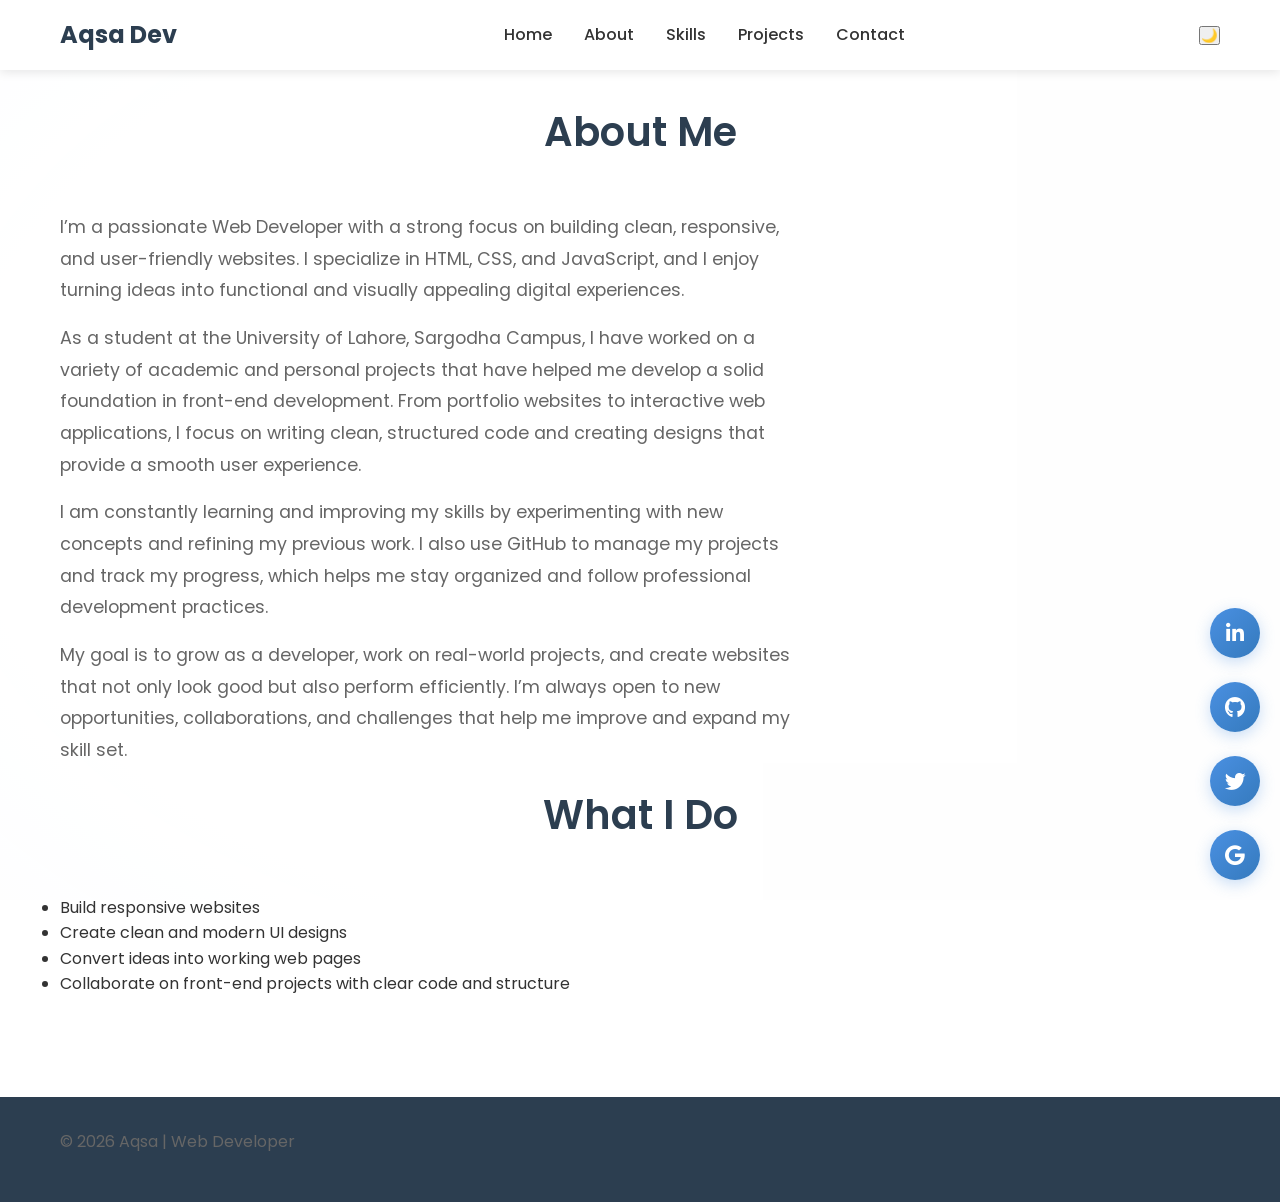
<file: about.html>
<!DOCTYPE html>
<html lang="en">

<head>
    <meta charset="UTF-8">
    <meta name="viewport" content="width=device-width, initial-scale=1.0">
    <title>About - Aqsa Dev</title>
    <link rel="preconnect" href="https://fonts.googleapis.com">
    <link rel="preconnect" href="https://fonts.gstatic.com" crossorigin>
    <link href="https://fonts.googleapis.com/css2?family=Poppins:wght@300;400;500;600;700&display=swap"
        rel="stylesheet">
    <link rel="stylesheet" href="https://cdnjs.cloudflare.com/ajax/libs/font-awesome/6.4.0/css/all.min.css">
    <link rel="stylesheet" href="style.css">
</head>

<body>
    <!-- Full-Page Animated Background -->
    <div class="page-background">
        <canvas id="pageBackgroundCanvas"></canvas>
        <div class="page-background-overlay"></div>
    </div>

    <!-- Floating Social Bar -->
    <div class="floating-social-bar">
        <a href="https://linkedin.com/in/yourusername" target="_blank" rel="noopener noreferrer" aria-label="LinkedIn"
            class="social-icon-link">
            <i class="fab fa-linkedin-in"></i>
        </a>
        <a href="https://github.com/yourusername" target="_blank" rel="noopener noreferrer" aria-label="GitHub"
            class="social-icon-link">
            <i class="fab fa-github"></i>
        </a>
        <a href="https://twitter.com/yourusername" target="_blank" rel="noopener noreferrer" aria-label="Twitter"
            class="social-icon-link">
            <i class="fab fa-twitter"></i>
        </a>
        <a href="https://mail.google.com/mail/?view=cm&fs=1&to=aqsaallahyar833@gmail.com&su=Hello%20Aqsa&body=Hi%20Aqsa%2C%0A%0AI%20found%20you%20on%20your%20portfolio..."
            target="_blank" rel="noopener noreferrer" aria-label="Gmail" class="social-icon-link">
            <i class="fab fa-google"></i>
        </a>
    </div>

    <!-- Navbar -->
    <nav id="navbar">
        <div class="nav-container">
            <div class="logo">Aqsa Dev</div>
            <ul class="nav-links">
                <li><a href="index.html">Home</a></li>
                <li><a href="about.html">About</a></li>
                <li><a href="skills.html">Skills</a></li>
                <li><a href="projects.html">Projects</a></li>
                <li><a href="contact.html">Contact</a></li>
            </ul>
            <button id="darkModeToggle" class="dark-mode-btn">🌙</button>
        </div>
    </nav>

    <!-- About Section -->
    <section id="about" class="about">
        <div class="container">
            <h2>About Me</h2>
            <div class="about-content">
                <div class="about-text">
                    <p>I’m a passionate Web Developer with a strong focus on building clean, responsive, and
                        user-friendly websites.
                        I specialize in HTML, CSS, and JavaScript, and I enjoy turning ideas into functional and
                        visually appealing digital experiences.</p>
                    <p>As a student at the University of Lahore, Sargodha Campus, I have worked on a variety of academic
                        and personal projects that
                        have helped me develop a solid foundation in front-end development. From portfolio websites to
                        interactive web applications,
                        I focus on writing clean, structured code and creating designs that provide a smooth user
                        experience.</p>
                    <p>I am constantly learning and improving my skills by experimenting with new concepts and refining
                        my previous work.
                        I also use GitHub to manage my projects and track my progress, which helps me stay organized and
                        follow professional development practices.</p>
                    <p>My goal is to grow as a developer, work on real-world projects, and create websites that not only
                        look good but also perform efficiently.
                        I’m always open to new opportunities, collaborations, and challenges that help me improve and
                        expand my skill set.</p>
                </div>
            </div>

            <h2>What I Do</h2>
            <div class="what-i-do">
                <ul>
                    <li>Build responsive websites</li>
                    <li>Create clean and modern UI designs</li>
                    <li>Convert ideas into working web pages</li>
                    <li>Collaborate on front-end projects with clear code and structure</li>
                </ul>
            </div>
        </div>

    </section>

    <!-- Footer -->
    <footer class="footer">
        <div class="container">
            <p>&copy; 2026 Aqsa | Web Developer</p>
        </div>
    </footer>

    <script src="script.js"></script>
</body>

</html>
</file>
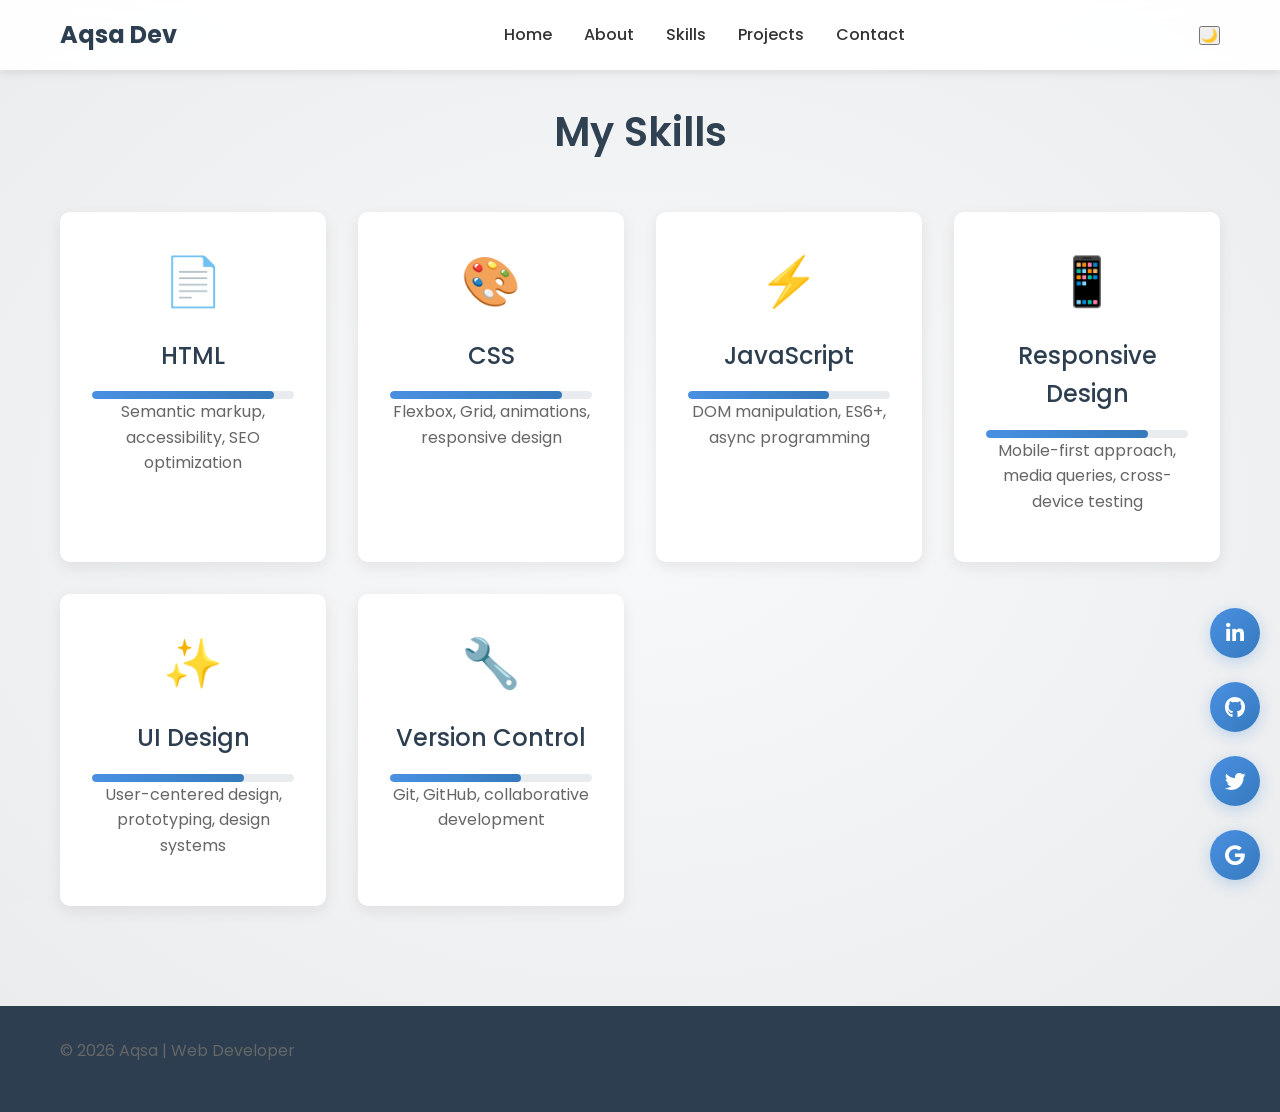
<file: skills.html>
<!DOCTYPE html>
<html lang="en">

<head>
    <meta charset="UTF-8">
    <meta name="viewport" content="width=device-width, initial-scale=1.0">
    <title>Skills - Aqsa Dev</title>
    <link rel="preconnect" href="https://fonts.googleapis.com">
    <link rel="preconnect" href="https://fonts.gstatic.com" crossorigin>
    <link href="https://fonts.googleapis.com/css2?family=Poppins:wght@300;400;500;600;700&display=swap"
        rel="stylesheet">
    <link rel="stylesheet" href="https://cdnjs.cloudflare.com/ajax/libs/font-awesome/6.4.0/css/all.min.css">
    <link rel="stylesheet" href="style.css">
</head>

<body>
    <!-- Full-Page Animated Background -->
    <div class="page-background">
        <canvas id="pageBackgroundCanvas"></canvas>
        <div class="page-background-overlay"></div>
    </div>

    <!-- Floating Social Bar -->
    <div class="floating-social-bar">
        <a href="https://linkedin.com/in/yourusername" target="_blank" rel="noopener noreferrer" aria-label="LinkedIn"
            class="social-icon-link">
            <i class="fab fa-linkedin-in"></i>
        </a>
        <a href="https://github.com/yourusername" target="_blank" rel="noopener noreferrer" aria-label="GitHub"
            class="social-icon-link">
            <i class="fab fa-github"></i>
        </a>
        <a href="https://twitter.com/yourusername" target="_blank" rel="noopener noreferrer" aria-label="Twitter"
            class="social-icon-link">
            <i class="fab fa-twitter"></i>
        </a>
        <a href="https://mail.google.com/mail/?view=cm&fs=1&to=aqsaallahyar833@gmail.com&su=Hello%20Aqsa&body=Hi%20Aqsa%2C%0A%0AI%20found%20you%20on%20your%20portfolio..."
            target="_blank" rel="noopener noreferrer" aria-label="Gmail" class="social-icon-link">
            <i class="fab fa-google"></i>
        </a>
    </div>

    <!-- Navbar -->
    <nav id="navbar">
        <div class="nav-container">
            <div class="logo">Aqsa Dev</div>
            <ul class="nav-links">
                <li><a href="index.html">Home</a></li>
                <li><a href="about.html">About</a></li>
                <li><a href="skills.html">Skills</a></li>
                <li><a href="projects.html">Projects</a></li>
                <li><a href="contact.html">Contact</a></li>
            </ul>
            <button id="darkModeToggle" class="dark-mode-btn">🌙</button>
        </div>
    </nav>

    <!-- Skills Section -->
    <section id="skills" class="skills">
        <!-- Animated Background -->
        <div class="section-background">
            <canvas id="skillsCanvas"></canvas>
        </div>
        <div class="section-overlay"></div>

        <div class="container">
            <h2>My Skills</h2>
            <div class="skills-grid">
                <div class="skill-card">
                    <div class="skill-icon">📄</div>
                    <h3>HTML</h3>
                    <div class="progress-bar">
                        <div class="progress" style="width: 90%"></div>
                    </div>
                    <p class="skill-description">Semantic markup, accessibility, SEO optimization</p>
                </div>
                <div class="skill-card">
                    <div class="skill-icon">🎨</div>
                    <h3>CSS</h3>
                    <div class="progress-bar">
                        <div class="progress" style="width: 85%"></div>
                    </div>
                    <p class="skill-description">Flexbox, Grid, animations, responsive design</p>
                </div>
                <div class="skill-card">
                    <div class="skill-icon">⚡</div>
                    <h3>JavaScript</h3>
                    <div class="progress-bar">
                        <div class="progress" style="width: 70%"></div>
                    </div>
                    <p class="skill-description">DOM manipulation, ES6+, async programming</p>
                </div>
                <div class="skill-card">
                    <div class="skill-icon">📱</div>
                    <h3>Responsive Design</h3>
                    <div class="progress-bar">
                        <div class="progress" style="width: 80%"></div>
                    </div>
                    <p class="skill-description">Mobile-first approach, media queries, cross-device testing</p>
                </div>
                <div class="skill-card">
                    <div class="skill-icon">✨</div>
                    <h3>UI Design</h3>
                    <div class="progress-bar">
                        <div class="progress" style="width: 75%"></div>
                    </div>
                    <p class="skill-description">User-centered design, prototyping, design systems</p>
                </div>
                <div class="skill-card">
                    <div class="skill-icon">🔧</div>
                    <h3>Version Control</h3>
                    <div class="progress-bar">
                        <div class="progress" style="width: 65%"></div>
                    </div>
                    <p class="skill-description">Git, GitHub, collaborative development</p>
                </div>
            </div>
        </div>
    </section>

    <!-- Footer -->
    <footer class="footer">
        <div class="container">
            <p>&copy; 2026 Aqsa | Web Developer</p>
        </div>
    </footer>

    <script src="script.js"></script>
</body>

</html>
</file>
<file: style.css>
/* Reset and Base Styles */
* {
    margin: 0;
    padding: 0;
    box-sizing: border-box;
}

body {
    font-family: 'Poppins', sans-serif;
    line-height: 1.6;
    color: #333;
    background-color: #f8f9fa;
    overflow-x: hidden;
    position: relative;
}

html {
    scroll-behavior: smooth;
}

/* Full-Page Animated Background */
.page-background {
    position: fixed;
    top: 0;
    left: 0;
    width: 100%;
    height: 100%;
    z-index: 0;
    pointer-events: none;
}

#pageBackgroundCanvas {
    display: block;
    width: 100%;
    height: 100%;
}

.page-background-overlay {
    position: absolute;
    top: 0;
    left: 0;
    width: 100%;
    height: 100%;
    background: radial-gradient(ellipse at center, rgba(255, 255, 255, 0.08) 0%, rgba(0, 0, 0, 0.05) 100%);
    pointer-events: none;
}

.container {
    max-width: 1200px;
    margin: 0 auto;
    padding: 0 20px;
}

/* Typography */
h1,
h2,
h3 {
    margin-bottom: 1rem;
}

h1 {
    font-size: 3.5rem;
    font-weight: 700;
    color: #2c3e50;
}

h2 {
    font-size: 2.5rem;
    font-weight: 600;
    color: #2c3e50;
    text-align: center;
    margin-bottom: 3rem;
}

h3 {
    font-size: 1.5rem;
    font-weight: 500;
}

p {
    margin-bottom: 1rem;
    color: #666;
}

/* Buttons */
.btn {
    display: inline-block;
    padding: 12px 30px;
    border: none;
    border-radius: 5px;
    text-decoration: none;
    font-weight: 500;
    transition: all 0.3s ease;
    cursor: pointer;
    font-size: 1rem;
}

.btn-primary {
    background-color: #4a90e2;
    color: white;
}

.btn-primary:hover {
    background-color: #357abd;
    transform: translateY(-2px);
    box-shadow: 0 5px 15px rgba(74, 144, 226, 0.3);
}

.btn-secondary {
    background-color: transparent;
    color: #4a90e2;
    border: 2px solid #4a90e2;
}

.btn-secondary:hover {
    background-color: #4a90e2;
    color: white;
    transform: translateY(-2px);
}

.btn-small {
    padding: 8px 20px;
    font-size: 0.9rem;
}

.btn-outline {
    background-color: transparent;
    color: #4a90e2;
    border: 2px solid #4a90e2;
}

.btn-outline:hover {
    background-color: #4a90e2;
    color: white;
}

/* Navbar */
#navbar {
    position: fixed;
    top: 0;
    width: 100%;
    background-color: rgba(255, 255, 255, 0.95);
    backdrop-filter: blur(10px);
    z-index: 1000;
    transition: all 0.3s ease;
    box-shadow: 0 2px 10px rgba(0, 0, 0, 0.1);
}

.nav-container {
    max-width: 1200px;
    margin: 0 auto;
    padding: 0 20px;
    display: flex;
    justify-content: space-between;
    align-items: center;
    height: 70px;
}

.logo {
    font-size: 1.5rem;
    font-weight: 700;
    color: #2c3e50;
}

.nav-links {
    display: flex;
    list-style: none;
}

.nav-links li {
    margin-left: 2rem;
}

.nav-links a {
    text-decoration: none;
    color: #333;
    font-weight: 500;
    transition: color 0.3s ease;
    position: relative;
}

.nav-links a:hover,
.nav-links a.active {
    color: #4a90e2;
}

.nav-links a::after {
    content: '';
    position: absolute;
    width: 0;
    height: 2px;
    bottom: -5px;
    left: 0;
    background-color: #4a90e2;
    transition: width 0.3s ease;
}

.nav-links a:hover::after,
.nav-links a.active::after {
    width: 100%;
}

/* Hero Section */
.hero {
    height: 100vh;
    display: flex;
    align-items: center;
    background: linear-gradient(135deg, rgba(245, 247, 250, 0.7) 0%, rgba(195, 207, 226, 0.7) 100%);
    padding-top: 70px;
    position: relative;
    overflow: hidden;
    z-index: 1;
}

.hero-container {
    max-width: 800px;
    margin: 0 auto;
    text-align: center;
    padding: 0 20px;
}

/* Hero Background Animation */
.hero-background {
    position: absolute;
    top: 0;
    left: 0;
    width: 100%;
    height: 100%;
    z-index: 1;
    opacity: 0.6;
}

#heroCanvas {
    display: block;
    width: 100%;
    height: 100%;
}

.hero-overlay {
    position: absolute;
    top: 0;
    left: 0;
    width: 100%;
    height: 100%;
    background: radial-gradient(ellipse at center, rgba(255, 255, 255, 0.1) 0%, rgba(0, 0, 0, 0.1) 100%);
    z-index: 2;
    pointer-events: none;
}

.hero-container {
    position: relative;
    z-index: 3;
}

.hero h1 {
    margin-bottom: 0.5rem;
    animation: fadeInUp 1s ease-out;
}

.hero h2 {
    color: #4a90e2;
    margin-bottom: 1.5rem;
    animation: fadeInUp 1s ease-out 0.2s both;
}

.hero p {
    font-size: 1.2rem;
    margin-bottom: 2rem;
    animation: fadeInUp 1s ease-out 0.4s both;
}

.hero-buttons {
    animation: fadeInUp 1s ease-out 0.6s both;
}

/* About Section */
.about {
    padding: 100px 0;
    background-color: rgba(255, 255, 255, 0.95);
    position: relative;
    z-index: 1;
}

.about-content {
    display: grid;
    grid-template-columns: 2fr 1fr;
    gap: 4rem;
    align-items: center;
}

.about-text p {
    font-size: 1.1rem;
    line-height: 1.8;
}

.profile-placeholder {
    width: 200px;
    height: 200px;
    background-color: #f8f9fa;
    border-radius: 50%;
    display: flex;
    align-items: center;
    justify-content: center;
    font-size: 4rem;
    margin: 0 auto;
    box-shadow: 0 10px 30px rgba(0, 0, 0, 0.1);
}

/* Skills Section */
.skills {
    padding: 100px 0;
    background-color: rgba(248, 249, 250, 0.95);
    position: relative;
    overflow: hidden;
    z-index: 1;
}

.skills-grid {
    display: grid;
    grid-template-columns: repeat(auto-fit, minmax(250px, 1fr));
    gap: 2rem;
    position: relative;
    z-index: 3;
}

/* Section Background Animation */
.section-background {
    position: absolute;
    top: 0;
    left: 0;
    width: 100%;
    height: 100%;
    z-index: 1;
    opacity: 0.4;
}

#skillsCanvas {
    display: block;
    width: 100%;
    height: 100%;
}

.section-overlay {
    position: absolute;
    top: 0;
    left: 0;
    width: 100%;
    height: 100%;
    background: radial-gradient(ellipse at center, rgba(255, 255, 255, 0.05) 0%, rgba(0, 0, 0, 0.05) 100%);
    z-index: 2;
    pointer-events: none;
}

.skill-card {
    background-color: white;
    padding: 2rem;
    border-radius: 10px;
    text-align: center;
    box-shadow: 0 5px 15px rgba(0, 0, 0, 0.08);
    transition: transform 0.3s ease, box-shadow 0.3s ease;
}

.skill-card:hover {
    transform: translateY(-5px);
    box-shadow: 0 10px 30px rgba(0, 0, 0, 0.15);
}

.skill-icon {
    font-size: 3rem;
    margin-bottom: 1rem;
}

.skill-card h3 {
    margin-bottom: 1rem;
    color: #2c3e50;
}

.progress-bar {
    width: 100%;
    height: 8px;
    background-color: #e9ecef;
    border-radius: 4px;
    overflow: hidden;
}

.progress {
    height: 100%;
    background: linear-gradient(90deg, #4a90e2, #357abd);
    border-radius: 4px;
    transition: width 1s ease;
}

/* Projects Section */
.projects {
    padding: 100px 0;
    background-color: rgba(255, 255, 255, 0.95);
    position: relative;
    overflow: hidden;
    z-index: 1;
}

.projects-grid {
    display: grid;
    grid-template-columns: repeat(auto-fit, minmax(350px, 1fr));
    gap: 2rem;
    position: relative;
    z-index: 3;
}

/* Gradient Animation for Projects */
.gradient-animation {
    position: absolute;
    width: 200%;
    height: 200%;
    background: linear-gradient(45deg,
            rgba(74, 144, 226, 0.1) 0%,
            rgba(168, 85, 247, 0.1) 25%,
            rgba(74, 144, 226, 0.1) 50%,
            rgba(168, 85, 247, 0.1) 75%,
            rgba(74, 144, 226, 0.1) 100%);
    background-size: 100% 100%;
    animation: gradientShift 15s ease infinite;
}

@keyframes gradientShift {
    0% {
        transform: translateX(0) translateY(0);
    }

    25% {
        transform: translateX(-50%) translateY(-50%);
    }

    50% {
        transform: translateX(-100%) translateY(-100%);
    }

    75% {
        transform: translateX(-50%) translateY(-50%);
    }

    100% {
        transform: translateX(0) translateY(0);
    }
}

.project-card {
    background-color: white;
    border-radius: 10px;
    overflow: hidden;
    box-shadow: 0 5px 15px rgba(0, 0, 0, 0.08);
    transition: transform 0.3s ease, box-shadow 0.3s ease;
}

.project-card:hover {
    transform: translateY(-5px);
    box-shadow: 0 10px 30px rgba(0, 0, 0, 0.15);
}

.project-image img {
    width: 100%;
    height: 200px;
    object-fit: cover;
}

.project-content {
    padding: 2rem;
}

.project-content h3 {
    margin-bottom: 1rem;
    color: #2c3e50;
}

.project-content p {
    margin-bottom: 1.5rem;
    color: #666;
}

.project-links {
    display: flex;
    gap: 1rem;
}

/* Contact Section */
.contact {
    padding: 100px 0;
    background-color: rgba(248, 249, 250, 0.95);
    position: relative;
    z-index: 1;
}

.contact-content {
    display: grid;
    grid-template-columns: 1fr 1fr;
    gap: 4rem;
    align-items: start;
}

.contact-info p {
    font-size: 1.1rem;
    margin-bottom: 2rem;
}

.contact-details p {
    margin-bottom: 0.5rem;
    color: #2c3e50;
}

.contact-form {
    background-color: white;
    padding: 2rem;
    border-radius: 10px;
    box-shadow: 0 5px 15px rgba(0, 0, 0, 0.08);
}

.form-group {
    margin-bottom: 1.5rem;
}

input,
textarea {
    width: 100%;
    padding: 12px;
    border: 2px solid #e9ecef;
    border-radius: 5px;
    font-family: 'Poppins', sans-serif;
    font-size: 1rem;
    transition: border-color 0.3s ease;
}

input:focus,
textarea:focus {
    outline: none;
    border-color: #4a90e2;
}

textarea {
    resize: vertical;
    min-height: 120px;
}

.form-message {
    padding: 1rem;
    margin-bottom: 1.5rem;
    border-radius: 5px;
    display: none;
    font-weight: 500;
    animation: slideIn 0.3s ease;
}

.form-message.success {
    background-color: #d4edda;
    color: #155724;
    border: 2px solid #28a745;
}

.form-message.error {
    background-color: #f8d7da;
    color: #721c24;
    border: 2px solid #f5c6cb;
}

@keyframes slideIn {
    from {
        opacity: 0;
        transform: translateY(-10px);
    }

    to {
        opacity: 1;
        transform: translateY(0);
    }
}

/* Footer */
.footer {
    background-color: #2c3e50;
    color: white;
    padding: 2rem 0;
    text-align: center;
}

.footer .container {
    display: flex;
    justify-content: space-between;
    align-items: center;
    flex-wrap: wrap;
}

.social-links {
    display: flex;
    gap: 1.5rem;
}

/* Social Icon Link - Floating Bar */
.social-icon-link {
    width: 50px !important;
    height: 50px !important;
    font-size: 1.3rem !important;
}

.social-icon-link i {
    display: flex;
    align-items: center;
    justify-content: center;
}

.social-link-footer {
    display: inline-flex;
    align-items: center;
    justify-content: center;
    width: 45px;
    height: 45px;
    background: linear-gradient(135deg, #4a90e2, #357abd);
    border-radius: 50%;
    color: white;
    font-size: 1.5rem;
    text-decoration: none;
    transition: all 0.3s ease;
    box-shadow: 0 4px 15px rgba(74, 144, 226, 0.2);
}

.social-link-footer:hover {
    transform: scale(1.15) translateY(-3px);
    box-shadow: 0 6px 20px rgba(74, 144, 226, 0.4);
}

/* Social Links Section in Contact */
.social-links-section {
    margin-top: 3rem;
    padding-top: 2rem;
    border-top: 2px solid #e9ecef;
}

.social-links-section h3 {
    margin-bottom: 1.5rem;
    color: #2c3e50;
    font-size: 1.3rem;
}

.social-links-large {
    display: flex;
    gap: 1.5rem;
    flex-wrap: wrap;
}

.social-link {
    display: inline-flex;
    align-items: center;
    justify-content: center;
    gap: 0.8rem;
    padding: 12px 24px;
    border-radius: 50px;
    text-decoration: none;
    font-weight: 500;
    transition: all 0.3s ease;
    cursor: pointer;
    border: 2px solid transparent;
    background-color: #f8f9fa;
    color: #2c3e50;
    box-shadow: 0 4px 15px rgba(0, 0, 0, 0.08);
}

.social-link i {
    font-size: 1.5rem;
    display: inline-block;
}

.social-link .social-text {
    font-size: 0.95rem;
}

/* LinkedIn Style */
.social-link.linkedin {
    border-color: #0A66C2;
    background-color: #0A66C2;
    color: white;
}

.social-link.linkedin:hover {
    transform: scale(1.05) translateY(-4px);
    box-shadow: 0 8px 25px rgba(10, 102, 194, 0.35);
    background-color: #095399;
}

/* GitHub Style */
.social-link.github {
    border-color: #333;
    background-color: #333;
    color: white;
}

.social-link.github:hover {
    transform: scale(1.05) translateY(-4px);
    box-shadow: 0 8px 25px rgba(51, 51, 51, 0.35);
    background-color: #1a1a1a;
}

/* Twitter Style */
.social-link.twitter {
    border-color: #1DA1F2;
    background-color: #1DA1F2;
    color: white;
}

.social-link.twitter:hover {
    transform: scale(1.05) translateY(-4px);
    box-shadow: 0 8px 25px rgba(29, 161, 242, 0.35);
    background-color: #1a91da;
}

/* Gmail Style */
.social-link.gmail {
    border-color: #DB4437;
    background-color: #DB4437;
    color: white;
}

.social-link.gmail:hover {
    transform: scale(1.05) translateY(-4px);
    box-shadow: 0 8px 25px rgba(219, 68, 55, 0.35);
    background-color: #c23321;
}

/* Footer Social Links */
@keyframes fadeInUp {
    from {
        opacity: 0;
        transform: translateY(30px);
    }

    to {
        opacity: 1;
        transform: translateY(0);
    }
}

.fade-in {
    opacity: 0;
    transform: translateY(30px);
    transition: opacity 0.6s ease, transform 0.6s ease;
}

.fade-in.animate {
    opacity: 1;
    transform: translateY(0);
}

/* Floating Social Bar */
.floating-social-bar {
    position: fixed;
    right: 20px;
    bottom: 20px;
    top: auto;
    transform: none;
    z-index: 999;
    display: flex;
    flex-direction: column;
    gap: 1.5rem;
}

.floating-social-bar a {
    width: 50px;
    height: 50px;
    background: linear-gradient(135deg, #4a90e2, #357abd);
    border-radius: 50%;
    display: flex;
    align-items: center;
    justify-content: center;
    font-size: 1.5rem;
    color: white;
    text-decoration: none;
    transition: all 0.3s ease;
    box-shadow: 0 4px 15px rgba(74, 144, 226, 0.3);
    position: relative;
}

.floating-social-bar a:hover {
    transform: scale(1.2) translateX(10px);
    box-shadow: 0 0 20px rgba(74, 144, 226, 0.6),
        0 0 30px rgba(74, 144, 226, 0.3);
}

/* Neon Glow Effect */
.floating-social-bar a::before {
    content: '';
    position: absolute;
    top: 50%;
    left: 50%;
    transform: translate(-50%, -50%);
    width: 100%;
    height: 100%;
    background: radial-gradient(circle, rgba(74, 144, 226, 0.3), transparent);
    border-radius: 50%;
    opacity: 0;
    transition: opacity 0.3s ease;
    z-index: -1;
}

.floating-social-bar a:hover::before {
    animation: neonGlow 0.6s ease-out forwards;
}

/* Tooltip Styling */
.tooltip {
    position: absolute;
    bottom: 100%;
    left: 50%;
    transform: translateX(-50%) translateY(-10px);
    background-color: #2c3e50;
    color: white;
    padding: 8px 12px;
    border-radius: 5px;
    font-size: 0.9rem;
    white-space: nowrap;
    margin-bottom: 5px;
    opacity: 0;
    transition: opacity 0.3s ease;
    pointer-events: none;
    z-index: 1001;
}

.tooltip.show {
    opacity: 1;
}

.tooltip::after {
    content: '';
    position: absolute;
    top: 100%;
    left: 50%;
    transform: translateX(-50%);
    border: 5px solid transparent;
    border-top-color: #2c3e50;
}

/* Animation Keyframes */
@keyframes floatIn {
    from {
        opacity: 0;
        transform: translateY(20px);
    }

    to {
        opacity: 1;
        transform: translateY(0);
    }
}

@keyframes neonGlow {
    0% {
        opacity: 0;
        transform: translate(-50%, -50%) scale(1);
    }

    50% {
        opacity: 0.6;
    }

    100% {
        opacity: 0;
        transform: translate(-50%, -50%) scale(1.5);
    }
}

@keyframes iconPulse {

    0%,
    100% {
        transform: scale(1);
        filter: drop-shadow(0 0 5px rgba(74, 144, 226, 0));
    }

    50% {
        transform: scale(1.1);
        filter: drop-shadow(0 0 10px rgba(74, 144, 226, 0.6));
    }
}

@keyframes slideInLeft {
    from {
        opacity: 0;
        transform: translateX(-50px);
    }

    to {
        opacity: 1;
        transform: translateX(0);
    }
}

@keyframes slideInRight {
    from {
        opacity: 0;
        transform: translateX(50px);
    }

    to {
        opacity: 1;
        transform: translateX(0);
    }
}

@keyframes shimmer {
    0% {
        background-position: -1000px 0;
    }

    100% {
        background-position: 1000px 0;
    }
}

/* Dark Mode Styles */
body.dark-mode {
    background-color: #1a1a1a;
    color: #e0e0e0;
}

body.dark-mode #navbar {
    background-color: rgba(30, 30, 30, 0.95);
}

body.dark-mode .nav-links a {
    color: #e0e0e0;
}

body.dark-mode h1,
body.dark-mode h2,
body.dark-mode h3 {
    color: #ffffff;
}

body.dark-mode p {
    color: #b0b0b0;
}

body.dark-mode .about,
body.dark-mode .projects,
body.dark-mode .contact {
    background-color: rgba(37, 37, 37, 0.95);
}

body.dark-mode .about,
body.dark-mode .projects {
    background-color: rgba(26, 26, 26, 0.95);
}

body.dark-mode .skills {
    background-color: rgba(37, 37, 37, 0.95);
}

body.dark-mode .skill-card,
body.dark-mode .project-card,
body.dark-mode .contact-form {
    background-color: #2a2a2a;
    color: #e0e0e0;
}

body.dark-mode .skill-card h3,
body.dark-mode .project-card h3 {
    color: #ffffff;
}

body.dark-mode input,
body.dark-mode textarea {
    background-color: #3a3a3a;
    color: #e0e0e0;
    border-color: #4a4a4a;
}

body.dark-mode input:focus,
body.dark-mode textarea:focus {
    border-color: #4a90e2;
}

body.dark-mode .form-message.success {
    background-color: rgba(40, 167, 69, 0.2);
    color: #90ee90;
    border-color: #28a745;
}

body.dark-mode .form-message.error {
    background-color: rgba(220, 53, 69, 0.2);
    color: #ff6b6b;
    border-color: #dc3545;
}

body.dark-mode .progress-bar {
    background-color: #4a4a4a;
}

body.dark-mode .footer {
    background-color: #1a1a1a;
    border-top: 1px solid #3a3a3a;
}

body.dark-mode .tooltip {
    background-color: #e0e0e0;
    color: #1a1a1a;
}

body.dark-mode .tooltip::after {
    border-top-color: #e0e0e0;
}

body.dark-mode .floating-social-bar a {
    box-shadow: 0 4px 15px rgba(74, 144, 226, 0.5);
}

/* Dark Mode for Social Links */
body.dark-mode .social-links-section {
    border-top-color: #4a4a4a;
}

body.dark-mode .social-links-section h3 {
    color: #ffffff;
}

body.dark-mode .social-link {
    background-color: #3a3a3a;
    color: #ffffff;
}

body.dark-mode .social-link.linkedin {
    background-color: #0A66C2;
    border-color: #0A66C2;
}

body.dark-mode .social-link.github {
    background-color: #2d2d2d;
    border-color: #555;
}

body.dark-mode .social-link.twitter {
    background-color: #1DA1F2;
    border-color: #1DA1F2;
}

body.dark-mode .social-link-footer {
    box-shadow: 0 4px 15px rgba(74, 144, 226, 0.3);
}

body.dark-mode .social-link-footer:hover {
    box-shadow: 0 6px 20px rgba(74, 144, 226, 0.5);
}

/* Dark Mode - Animated Backgrounds */
body.dark-mode .hero {
    background: linear-gradient(135deg, rgba(26, 26, 46, 0.9) 0%, rgba(22, 33, 62, 0.9) 100%);
}

body.dark-mode .skills {
    background-color: rgba(26, 26, 26, 0.95);
}

body.dark-mode .projects {
    background-color: rgba(15, 15, 15, 0.95);
}

body.dark-mode .gradient-animation {
    background: linear-gradient(45deg,
            rgba(168, 85, 247, 0.15) 0%,
            rgba(74, 144, 226, 0.15) 25%,
            rgba(168, 85, 247, 0.15) 50%,
            rgba(74, 144, 226, 0.15) 75%,
            rgba(168, 85, 247, 0.15) 100%);
}

/* Responsive Design */
@media (max-width: 768px) {
    .nav-container {
        flex-direction: column;
        height: auto;
        padding: 1rem 20px;
    }

    .nav-links {
        margin-top: 1rem;
    }

    .nav-links li {
        margin-left: 1rem;
    }

    h1 {
        font-size: 2.5rem;
    }

    h2 {
        font-size: 2rem;
    }

    .hero {
        height: auto;
        padding: 100px 0 50px;
    }

    .about-content {
        grid-template-columns: 1fr;
        gap: 2rem;
        text-align: center;
    }

    .contact-content {
        grid-template-columns: 1fr;
        gap: 2rem;
    }

    .footer .container {
        flex-direction: column;
        gap: 1rem;
    }

    .projects-grid,
    .skills-grid {
        grid-template-columns: 1fr;
    }

    /* Floating Social Bar Responsive */
    .floating-social-bar {
        position: fixed;
        left: 50%;
        top: auto;
        bottom: 20px;
        transform: translateX(-50%);
        flex-direction: row;
        gap: 1rem;
        gap: 10px;
    }

    .floating-social-bar a {
        width: 45px;
        height: 45px;
        font-size: 1.3rem;
    }

    /* Social Links Responsive */
    .social-links-large {
        flex-direction: column;
        gap: 1rem;
    }

    .social-link {
        width: 100%;
        justify-content: center;
        padding: 14px 20px;
    }
}

@media (max-width: 480px) {
    .container {
        padding: 0 15px;
    }

    .hero-buttons {
        flex-direction: column;
        gap: 1rem;
    }

    .btn {
        width: 100%;
    }

    .project-links {
        flex-direction: column;
    }

    /* Floating Social Bar on very small screens */
    .floating-social-bar {
        gap: 8px;
    }

    .floating-social-bar a {
        width: 40px;
        height: 40px;
        font-size: 1.1rem;
    }

    .tooltip {
        font-size: 0.75rem;
        padding: 6px 10px;
    }
}
</file>
